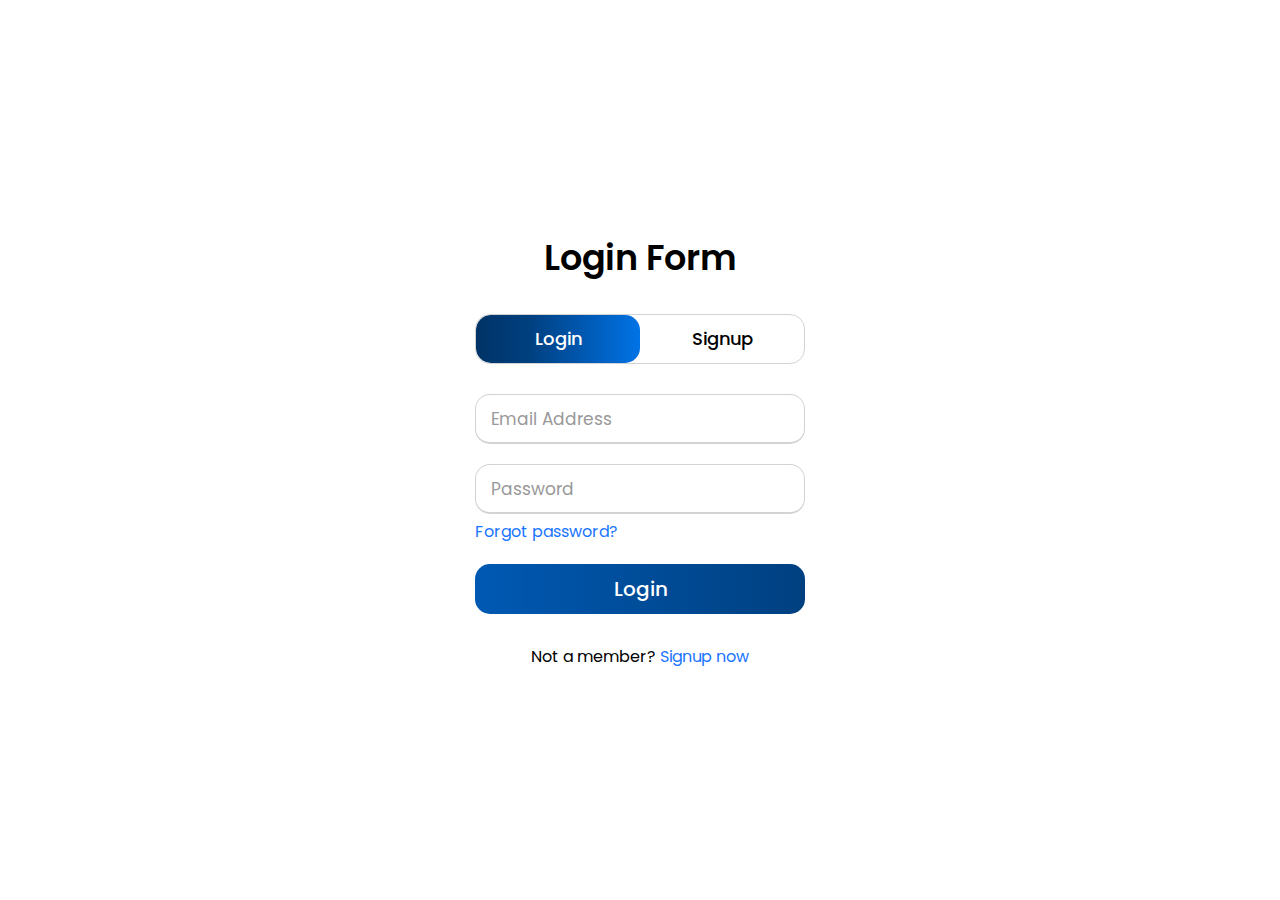
<file: login&signup/log.html>
<!DOCTYPE html>
<html lang="en" >
<head>
  <meta charset="UTF-8">
  <title>CodePen - login &amp; signup form with html css &amp; javascript</title>
  <link rel="stylesheet" href="./style.css">

</head>
<body>
<!-- partial:index.partial.html -->
<div class="wrapper">
      <div class="title-text">
        <div class="title login">Login Form</div>
        <div class="title signup">Signup Form</div>
      </div>
      <div class="form-container">
        <div class="slide-controls">
          <input type="radio" name="slide" id="login" checked>
          <input type="radio" name="slide" id="signup">
          <label for="login" class="slide login">Login</label>
          <label for="signup" class="slide signup">Signup</label>
          <div class="slider-tab"></div>
        </div>
        <div class="form-inner">
          <form action="#" class="login">
            <div class="field">
              <input type="text" placeholder="Email Address" required>
            </div>
            <div class="field">
              <input type="password" placeholder="Password" required>
            </div>
            <div class="pass-link"><a href="#">Forgot password?</a></div>
            <div class="field btn">
              <div class="btn-layer"></div>
              <input onclick="window.location.href='../index.html'" type="submit" value="Login">
            </div>
            <div class="signup-link">Not a member? <a href="">Signup now</a></div>
          </form>
          <form action="#" class="signup">
            <div class="field">
              <input type="text" placeholder="Email Address" required>
            </div>
            <div class="field">
              <input type="password" placeholder="Password" required>
            </div>
            <div class="field">
              <input type="password" placeholder="Confirm password" required>
            </div>
            <div class="field btn">
              <div class="btn-layer"></div>
              <input type="submit" value="Signup">
            </div>
          </form>
        </div>
      </div>
    </div>
<!-- partial -->
  <script  src="./script.js"></script>

</body>
</html>
</file>
<file: login&signup/style.css>
@import url('https://fonts.googleapis.com/css?family=Poppins:400,500,600,700&display=swap');
*{
  margin: 0;
  padding: 0;
  box-sizing: border-box;
  font-family: 'Poppins', sans-serif;
}
html,body{
  display: grid;
  height: 100%;
  width: 100%;
  place-items: center;
  /* background: -webkit-linear-gradient(left, #003366,#004080,#0059b3
, #0073e6); */
background-color: #fff;
}
::selection{
  background: #1a75ff;
  color: #fff;
}
.wrapper{
  overflow: hidden;
  max-width: 390px;
  background: #fff;
  padding: 30px;
  border-radius: 15px;
  /* box-shadow: 0px 15px 20px rgba(0,0,0,0.1); */
}
.wrapper .title-text{
  display: flex;
  width: 200%;
}
.wrapper .title{
  width: 50%;
  font-size: 35px;
  font-weight: 600;
  text-align: center;
  transition: all 0.6s cubic-bezier(0.68,-0.55,0.265,1.55);
}
.wrapper .slide-controls{
  position: relative;
  display: flex;
  height: 50px;
  width: 100%;
  overflow: hidden;
  margin: 30px 0 10px 0;
  justify-content: space-between;
  border: 1px solid lightgrey;
  border-radius: 15px;
}
.slide-controls .slide{
  height: 100%;
  width: 100%;
  color: #fff;
  font-size: 18px;
  font-weight: 500;
  text-align: center;
  line-height: 48px;
  cursor: pointer;
  z-index: 1;
  transition: all 0.6s ease;
}
.slide-controls label.signup{
  color: #000;
}
.slide-controls .slider-tab{
  position: absolute;
  height: 100%;
  width: 50%;
  left: 0;
  z-index: 0;
  border-radius: 15px;
  background: -webkit-linear-gradient(left,#003366,#004080,#0059b3
, #0073e6);
  transition: all 0.6s cubic-bezier(0.68,-0.55,0.265,1.55);
}
input[type="radio"]{
  display: none;
}
#signup:checked ~ .slider-tab{
  left: 50%;
}
#signup:checked ~ label.signup{
  color: #fff;
  cursor: default;
  user-select: none;
}
#signup:checked ~ label.login{
  color: #000;
}
#login:checked ~ label.signup{
  color: #000;
}
#login:checked ~ label.login{
  cursor: default;
  user-select: none;
}
.wrapper .form-container{
  width: 100%;
  overflow: hidden;
}
.form-container .form-inner{
  display: flex;
  width: 200%;
}
.form-container .form-inner form{
  width: 50%;
  transition: all 0.6s cubic-bezier(0.68,-0.55,0.265,1.55);
}
.form-inner form .field{
  height: 50px;
  width: 100%;
  margin-top: 20px;
}
.form-inner form .field input{
  height: 100%;
  width: 100%;
  outline: none;
  padding-left: 15px;
  border-radius: 15px;
  border: 1px solid lightgrey;
  border-bottom-width: 2px;
  font-size: 17px;
  transition: all 0.3s ease;
}
.form-inner form .field input:focus{
  border-color: #1a75ff;
  /* box-shadow: inset 0 0 3px #fb6aae; */
}
.form-inner form .field input::placeholder{
  color: #999;
  transition: all 0.3s ease;
}
form .field input:focus::placeholder{
  color: #1a75ff;
}
.form-inner form .pass-link{
  margin-top: 5px;
}
.form-inner form .signup-link{
  text-align: center;
  margin-top: 30px;
}
.form-inner form .pass-link a,
.form-inner form .signup-link a{
  color: #1a75ff;
  text-decoration: none;
}
.form-inner form .pass-link a:hover,
.form-inner form .signup-link a:hover{
  text-decoration: underline;
}
form .btn{
  height: 50px;
  width: 100%;
  border-radius: 15px;
  position: relative;
  overflow: hidden;
}
form .btn .btn-layer{
  height: 100%;
  width: 300%;
  position: absolute;
  left: -100%;
  background: -webkit-linear-gradient(right,#003366,#004080,#0059b3
, #0073e6);
  border-radius: 15px;
  transition: all 0.4s ease;;
}
form .btn:hover .btn-layer{
  left: 0;
}
form .btn input[type="submit"]{
  height: 100%;
  width: 100%;
  z-index: 1;
  position: relative;
  background: none;
  border: none;
  color: #fff;
  padding-left: 0;
  border-radius: 15px;
  font-size: 20px;
  font-weight: 500;
  cursor: pointer;
}
</file>
